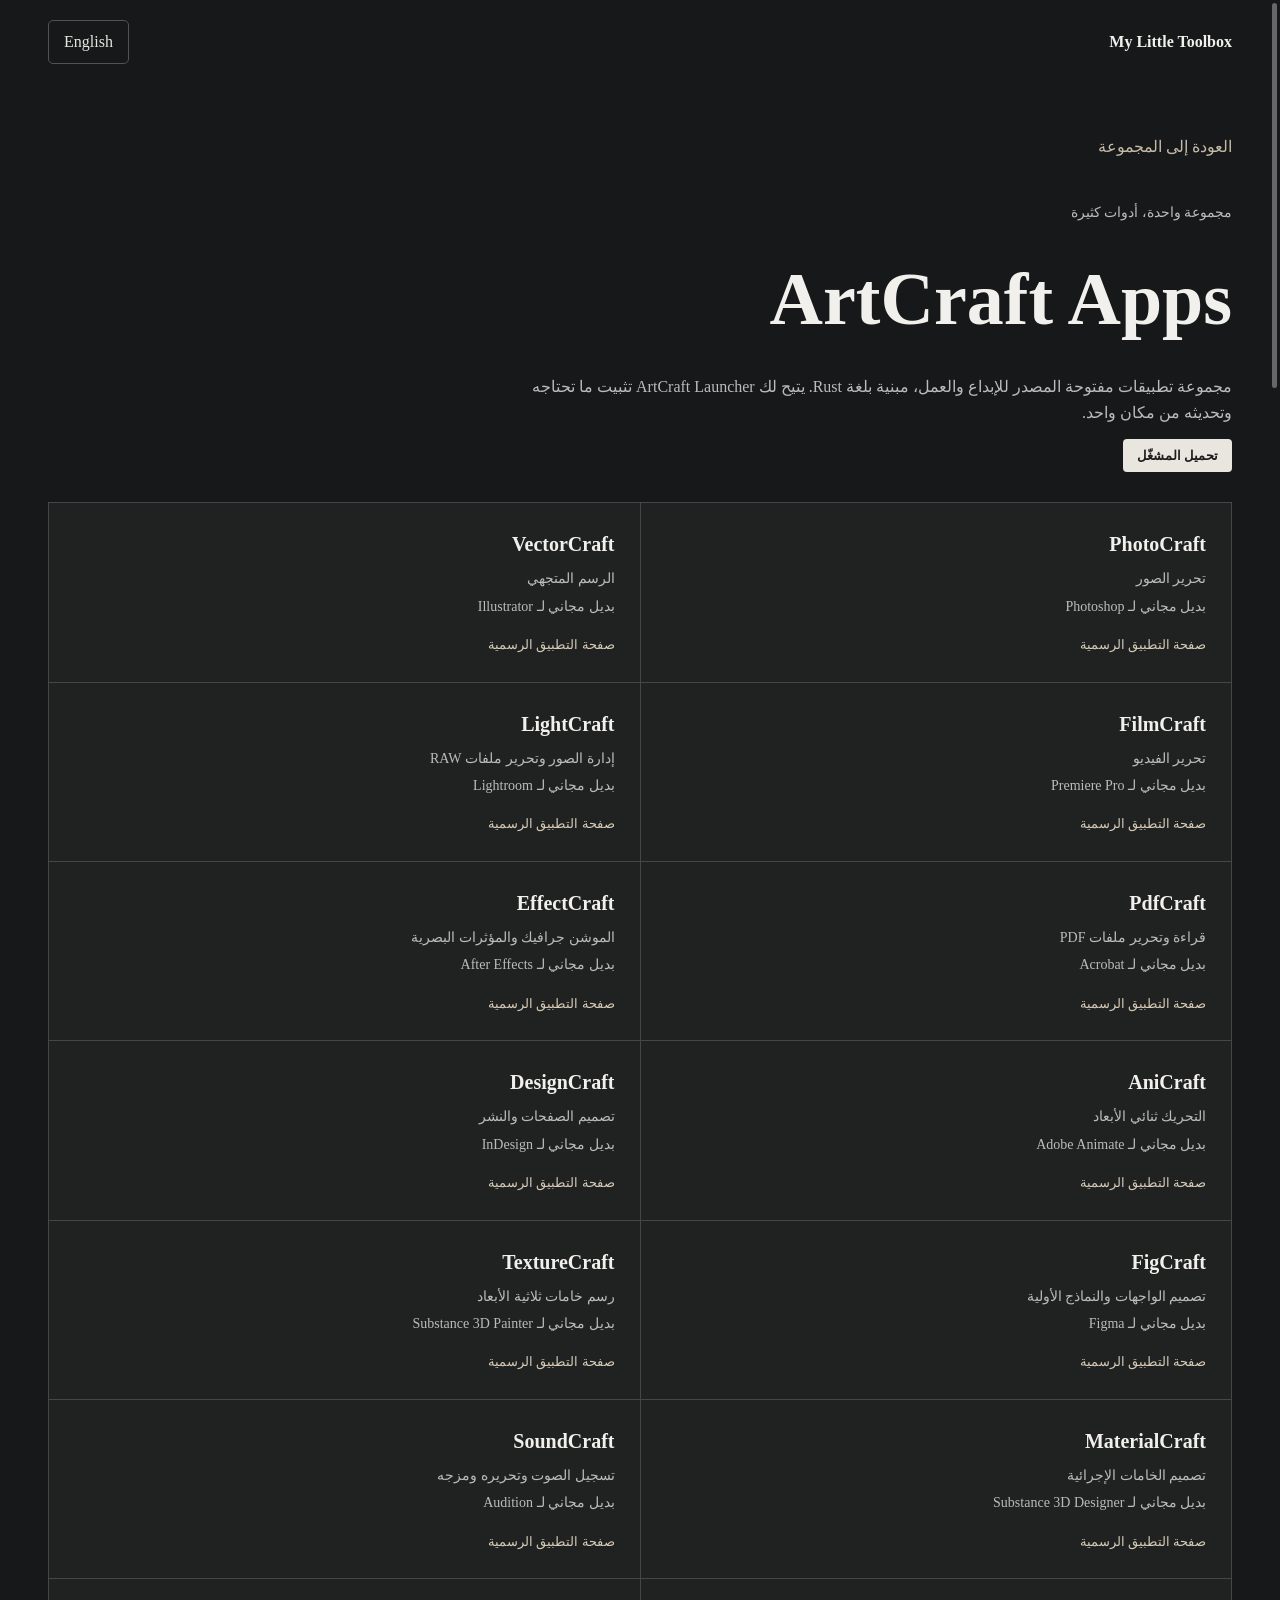
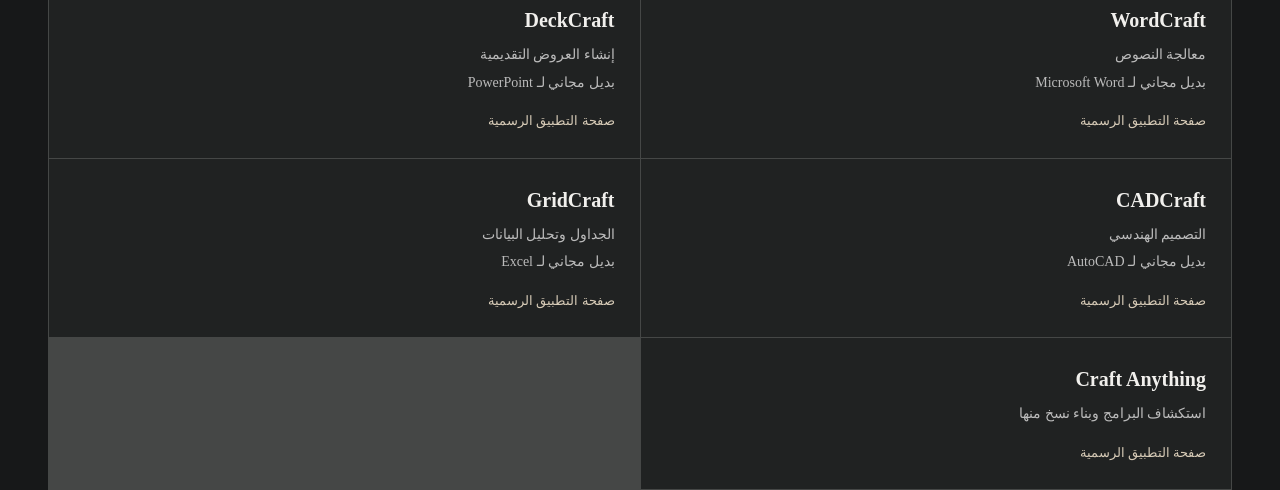
<file: artcraft.html>
<!doctype html><html lang="ar" dir="rtl"><head><meta charset="utf-8"><meta name="viewport" content="width=device-width, initial-scale=1"><meta name="description" content="Discover the ArtCraft collection."><title>ArtCraft Apps — My Little Toolbox</title><link rel="stylesheet" href="styles.css?v=8"><script src="artcraft.js?v=5" defer></script><script src="scrollbar.js?v=1" defer></script></head><body><header class="site-header"><a class="brand" href="./"><span>My Little Toolbox</span></a><button id="language" class="language" type="button">English</button></header><main class="wrap"><a class="back" href="./" id="back"></a><section class="art-intro"><p id="eyebrow" class="intro-label"></p><h1>ArtCraft Apps</h1><p id="intro"></p><p id="status"></p><a class="download" href="https://github.com/storytold/craft-launcher/releases/latest" target="_blank" rel="noopener noreferrer" id="download"></a></section><div id="crafts" class="craft-list"></div></main></body></html>
</file>
<file: styles.css>
*{box-sizing:border-box}[hidden]{display:none!important}html{color-scheme:dark;scroll-behavior:smooth}body{margin:0;background:#171819;color:#f1f0ed;font-family:Thmanyah,'Segoe UI',Tahoma,sans-serif;line-height:1.6}button,input,select{font:inherit}button,a,select{cursor:pointer}a{color:inherit;text-decoration:none}button:focus-visible,a:focus-visible,input:focus-visible,select:focus-visible{outline:2px solid #c8b99f;outline-offset:4px}.site-header,.wrap{width:min(1320px,calc(100% - 96px));margin:auto}.site-header{height:106px;display:flex;align-items:center;justify-content:space-between;border-bottom:1px solid #373838}.brand{display:flex;align-items:center;gap:12px;font-size:15px;line-height:1.1;letter-spacing:-.03em;font-weight:700;direction:ltr}.brand-mark{color:#c8b99f;font-size:39px;line-height:1}.brand-dot{color:#c8b99f}.language{border:1px solid #515252;background:none;color:#e7e5e1;border-radius:5px;padding:8px 15px}.intro{padding:86px 0 90px;display:flex;justify-content:space-between;align-items:center;gap:40px;border-bottom:1px solid #373838}.intro-label{color:#c5b9a7;font-size:14px;margin:0 0 16px}.intro h1{font-size:clamp(42px,5.3vw,76px);line-height:1.3;letter-spacing:-.04em;margin:0 0 20px}.lead{font-size:18px;max-width:560px;color:#b2b2ae;margin:0;line-height:1.9}.intro-art{width:230px;height:230px;border:1px solid #41423f;display:grid;place-items:center;border-radius:50%;color:#c2b69f;font-size:145px;flex-shrink:0}.collection{padding:72px 0 100px}.section-heading{display:flex;align-items:end;justify-content:space-between}.section-heading h2{font-size:32px;margin:0;line-height:1.3}.section-heading .intro-label{margin-bottom:8px}.count{color:#aaa;font-size:14px}.toolbar{display:flex;gap:12px;margin-top:32px}.search{display:flex;align-items:center;gap:10px;background:#222425;border:1px solid #414343;padding:0 16px;flex:1;max-width:500px;border-radius:5px}.search span{font-size:26px;color:#a6a6a2}.search input{width:100%;border:0;background:transparent;color:#eee;outline:none;padding:13px 0}.platform-label{display:flex;align-items:center;gap:12px;color:#b8b8b5}.platform-label select{color:#e5e4e0;background:#222425;border:1px solid #414343;padding:13px;border-radius:5px}.categories{display:flex;gap:8px;flex-wrap:wrap;margin:25px 0 30px}.category{border:1px solid transparent;background:transparent;color:#b2b2ae;padding:7px 12px;border-radius:4px}.category[aria-pressed=true]{color:#f5f3ee;background:#393936}.app-grid{display:grid;grid-template-columns:repeat(3,minmax(0,1fr));gap:16px}.app-card{min-width:0;background:#222425;border:1px solid #383a3b;border-radius:8px;overflow:hidden;display:flex;flex-direction:column}.card-visual{height:155px;display:grid;place-items:center;background:#2a2c2d;border-bottom:1px solid #383a3b}.app-icon{width:76px;height:76px;object-fit:contain;border-radius:14px}.fallback-icon{width:76px;height:76px;background:#343738;display:grid;place-items:center;font-size:28px;font-weight:700;border-radius:14px;color:#e7e3da}.card-body{padding:22px;display:flex;flex-direction:column;flex:1}.card-title{font-size:20px;direction:ltr;text-align:start;margin:0}.card-description{color:#b5b6b2;font-size:14px;min-height:45px;margin:9px 0 18px}.platforms{display:flex;gap:6px;flex-wrap:wrap;direction:ltr;justify-content:flex-end}.platforms span{font-size:11px;color:#c7c8c4;border:1px solid #505251;border-radius:3px;padding:3px 7px}.card-actions{display:flex;align-items:center;gap:16px;margin-top:22px}.download{background:#e9e6df;color:#1c1d1d;padding:9px 14px;border-radius:4px;font-size:13px;font-weight:700}.details-link{border:0;background:transparent;color:#d4d1ca;padding:8px 0;font-size:13px}.empty{padding:35px;color:#bbb}.footer{border-top:1px solid #383a3b;padding:30px 0 40px;color:#aaa;display:flex;justify-content:space-between;font-size:13px}dialog{width:min(540px,calc(100% - 32px));background:#27292a;color:#f4f3f0;border:1px solid #515352;border-radius:8px;padding:32px;box-shadow:0 24px 80px #0009}dialog::backdrop{background:#000a}.close{float:inline-end;border:0;background:none;color:#eee;font-size:30px;line-height:1}.dialog-title{font-size:30px;margin:0 0 12px}.dialog-description{color:#c5c5c1;line-height:1.9}.dialog-actions{display:flex;gap:18px;align-items:center;margin-top:24px}.dialog-actions a:not(.download){text-decoration:underline;text-underline-offset:4px}.back{display:inline-block;margin-top:50px;color:#c6bba9}.art-intro{padding:42px 0 35px}.art-intro h1{font-size:clamp(42px,6vw,74px);margin:0}.art-intro p{color:#bbb;max-width:750px}.craft-list{display:grid;grid-template-columns:repeat(2,minmax(0,1fr));gap:1px;background:#454746;border:1px solid #454746}.craft{background:#202222;padding:25px}.craft h2{margin:0 0 8px;font-size:20px;direction:inherit;text-align:start}.craft p{color:#bbb;margin:5px 0;font-size:14px}.craft a{display:inline-block;margin-top:12px;color:#d7cbb7;font-size:13px;text-decoration:underline;text-underline-offset:4px}@media(max-width:850px){.app-grid{grid-template-columns:repeat(2,minmax(0,1fr))}.intro-art{width:150px;height:150px;font-size:90px}}@media(max-width:580px){.site-header,.wrap{width:calc(100% - 36px)}.site-header{height:78px}.intro{padding:60px 0}.intro-art{display:none}.intro h1{font-size:43px}.lead{font-size:16px}.collection{padding-top:50px}.toolbar{flex-direction:column}.search{max-width:none}.platform-label{justify-content:space-between}.app-grid,.craft-list{grid-template-columns:1fr}.footer{gap:12px;flex-direction:column}.card-visual{height:130px}}@media(prefers-reduced-motion:reduce){html{scroll-behavior:auto}}

/* Compact header and equal card alignment when descriptions are omitted. */
.intro{padding:54px 0}.intro h1{margin:0;font-size:clamp(36px,4.5vw,58px)}.card-body .platforms{margin-top:auto;padding-top:8px}.card-description{min-height:0}

/* Catalog refinements */
.site-header{border-bottom:0;height:84px}
.brand{font-size:16px;letter-spacing:0;white-space:nowrap}
.intro{border-bottom:1px solid #373838;padding:35px 0 42px}
.collection{padding-top:48px}
.search{max-width:300px;background:transparent;border:0;border-bottom:1px solid #555;border-radius:0;padding:0 4px}
.search input{padding:9px 0}
.platform-label select{background:transparent;border:0;border-bottom:1px solid #555;border-radius:0;padding:9px 4px}
.app-card{cursor:pointer}
.app-card:hover{border-color:#777}
.card-title{direction:inherit;text-align:start}
.feature-list{color:#d0d0cc;line-height:1.8;padding-inline-start:1.3em;margin:18px 0 24px}
.feature-list li+li{margin-top:6px}
@media(max-width:580px){.site-header{height:72px}.search{max-width:none}.intro{padding:28px 0 34px}}

/* Quiet controls and scrollbars */
.dialog-actions a:not(.download),.craft a{text-decoration:none}
.search{border:0;background:#222425;border-radius:5px;padding:0 12px}
.platform-label{gap:10px}
.platform-filter{position:relative}
.platform-filter summary{list-style:none;display:flex;align-items:center;justify-content:space-between;gap:12px;min-width:140px;padding:9px 12px;border-radius:5px;background:#222425;color:#e5e4e0;cursor:pointer}
.platform-filter summary::-webkit-details-marker{display:none}
.platform-filter summary:focus-visible{outline:2px solid #c8b99f;outline-offset:4px}
.chevron{width:7px;height:7px;border-right:1.5px solid currentColor;border-bottom:1.5px solid currentColor;transform:rotate(45deg) translateY(-2px)}
.platform-filter[open] .chevron{transform:rotate(225deg) translate(-1px,-1px)}
.platform-menu{position:absolute;inset-inline-start:0;top:calc(100% + 6px);z-index:5;min-width:100%;padding:5px;background:#292b2b;border:1px solid #484a49;border-radius:5px;box-shadow:0 10px 24px #0006}
.platform-menu button{display:block;width:100%;padding:8px 10px;border:0;border-radius:3px;background:transparent;text-align:start;color:#e5e4e0;white-space:nowrap}
.platform-menu button:hover,.platform-menu button[aria-pressed=true]{background:#3c3e3d}
html{scrollbar-width:thin;scrollbar-color:#666866 #171819}
::-webkit-scrollbar{width:7px;height:7px}
::-webkit-scrollbar-track{background:#171819}
::-webkit-scrollbar-thumb{background:#666866;border-radius:8px}
::-webkit-scrollbar-thumb:hover{background:#888a87}
::-webkit-scrollbar-button{display:none;width:0;height:0}
@media(max-width:580px){.platform-label{justify-content:flex-start}}

/* Keep page scrolling native while hiding platform scrollbar buttons. */
html.custom-page-scrollbar{scrollbar-width:none}
html.custom-page-scrollbar::-webkit-scrollbar{display:none}
.page-scrollbar{position:fixed;z-index:20;inset-block:3px;right:2px;width:10px;touch-action:none}
.page-scrollbar-thumb{position:absolute;top:0;right:1px;width:5px;background:#666866;border-radius:8px;will-change:transform}
.page-scrollbar:hover .page-scrollbar-thumb{background:#888a87}

/* Align platform tags with the current language. */
html[dir=ltr] .platforms{justify-content:flex-start}
.card-open{border:0;padding:0;background:transparent;color:inherit;font:inherit;text-align:inherit}
.card-open:focus-visible,.dialog-actions a:focus-visible{outline:1px solid #c8b99f;outline-offset:4px;border-radius:3px}

/* Installed Thmanyah Serif faces; uninstalled devices use a system serif. */
@font-face{font-family:'Toolbox Serif text';src:local('thmanyahseriftext-Regular'),local('thmanyah serif text Regular');font-style:normal;font-weight:400;font-display:swap}
@font-face{font-family:'Toolbox Serif text';src:local('thmanyahseriftext-Medium'),local('thmanyah serif text Medium');font-style:normal;font-weight:500;font-display:swap}
@font-face{font-family:'Toolbox Serif text';src:local('thmanyahseriftext-Bold'),local('thmanyah serif text Bold');font-style:normal;font-weight:700;font-display:swap}
@font-face{font-family:'Toolbox Serif display';src:local('thmanyahserifdisplay-Regular'),local('thmanyah serif display Regular');font-style:normal;font-weight:400;font-display:swap}
@font-face{font-family:'Toolbox Serif display';src:local('thmanyahserifdisplay-Medium'),local('thmanyah serif display Medium');font-style:normal;font-weight:500;font-display:swap}
@font-face{font-family:'Toolbox Serif display';src:local('thmanyahserifdisplay-Bold'),local('thmanyah serif display Bold');font-style:normal;font-weight:700;font-display:swap}
body{font-family:'Toolbox Serif text',serif;font-weight:400}
h1,h2,h3,.brand{font-family:'Toolbox Serif display',serif;font-weight:700}
.category,.language,.platform-filter summary{font-weight:500}
</file>
